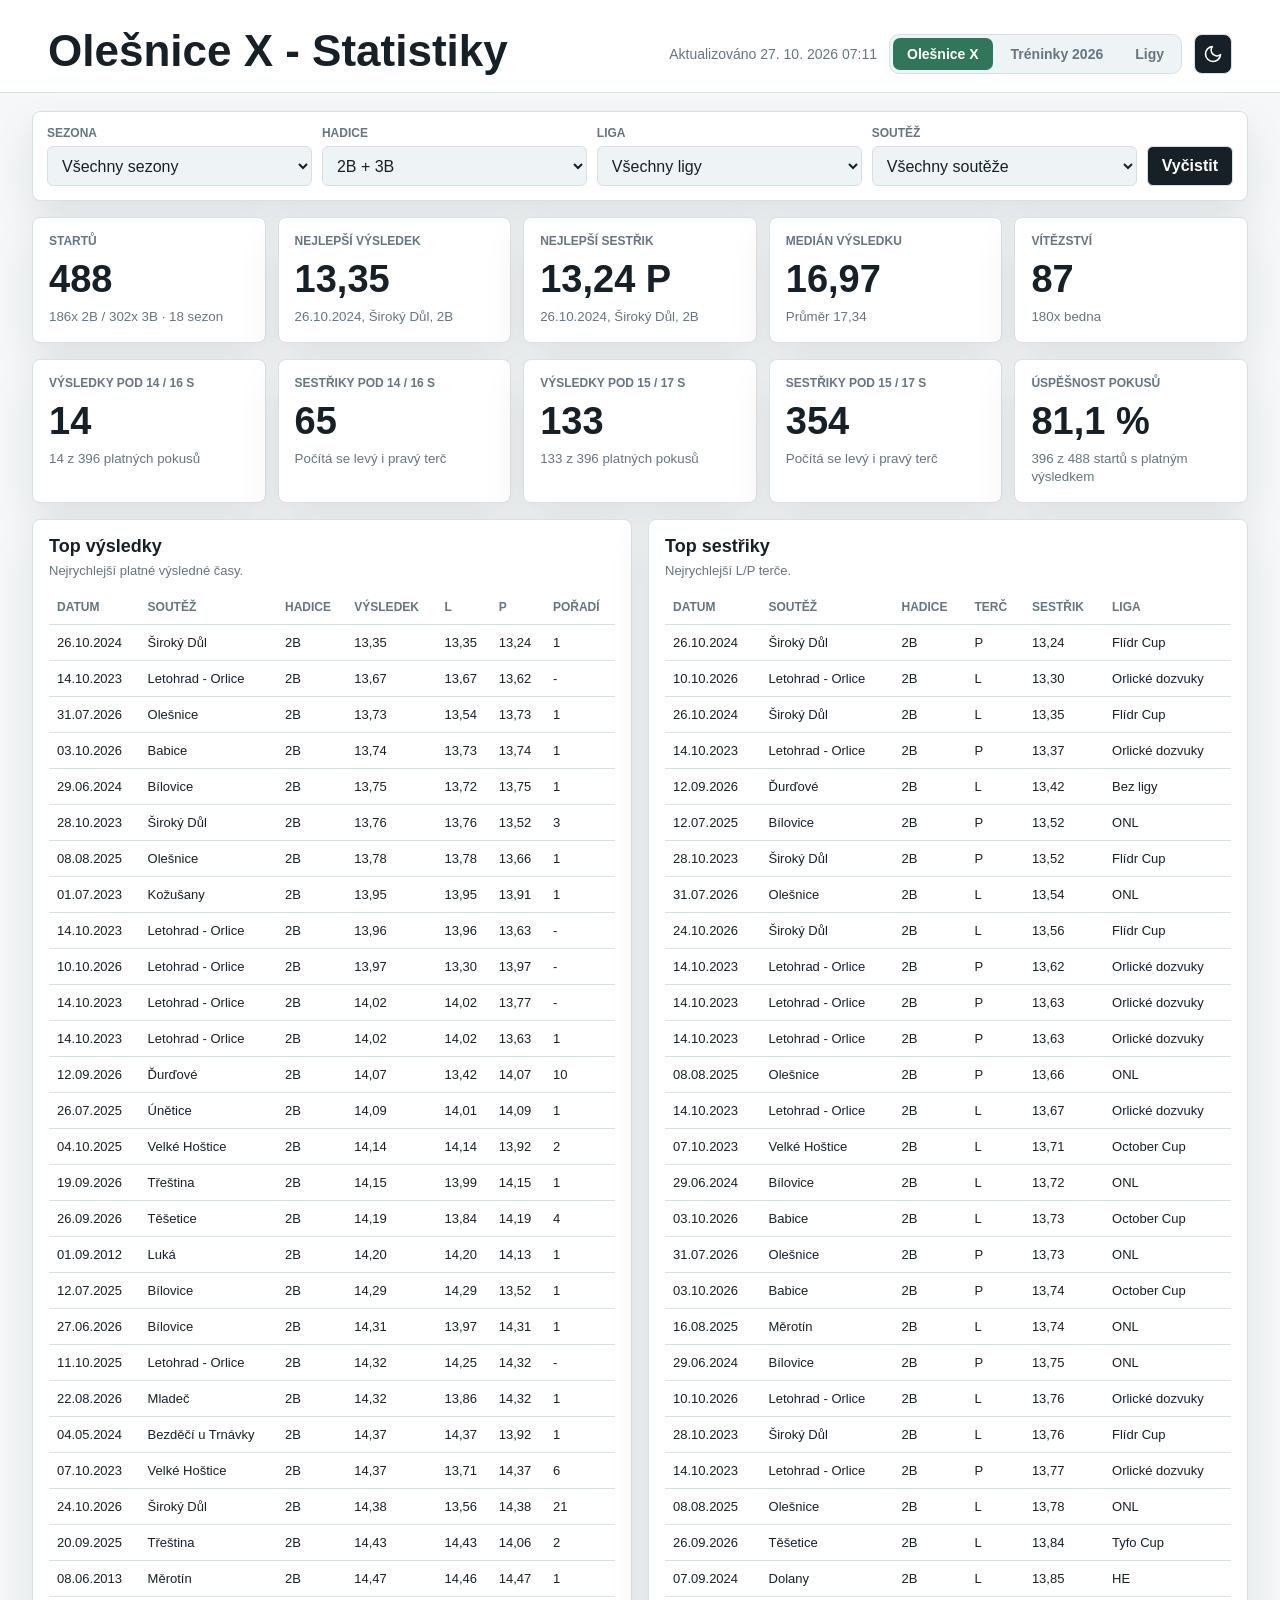
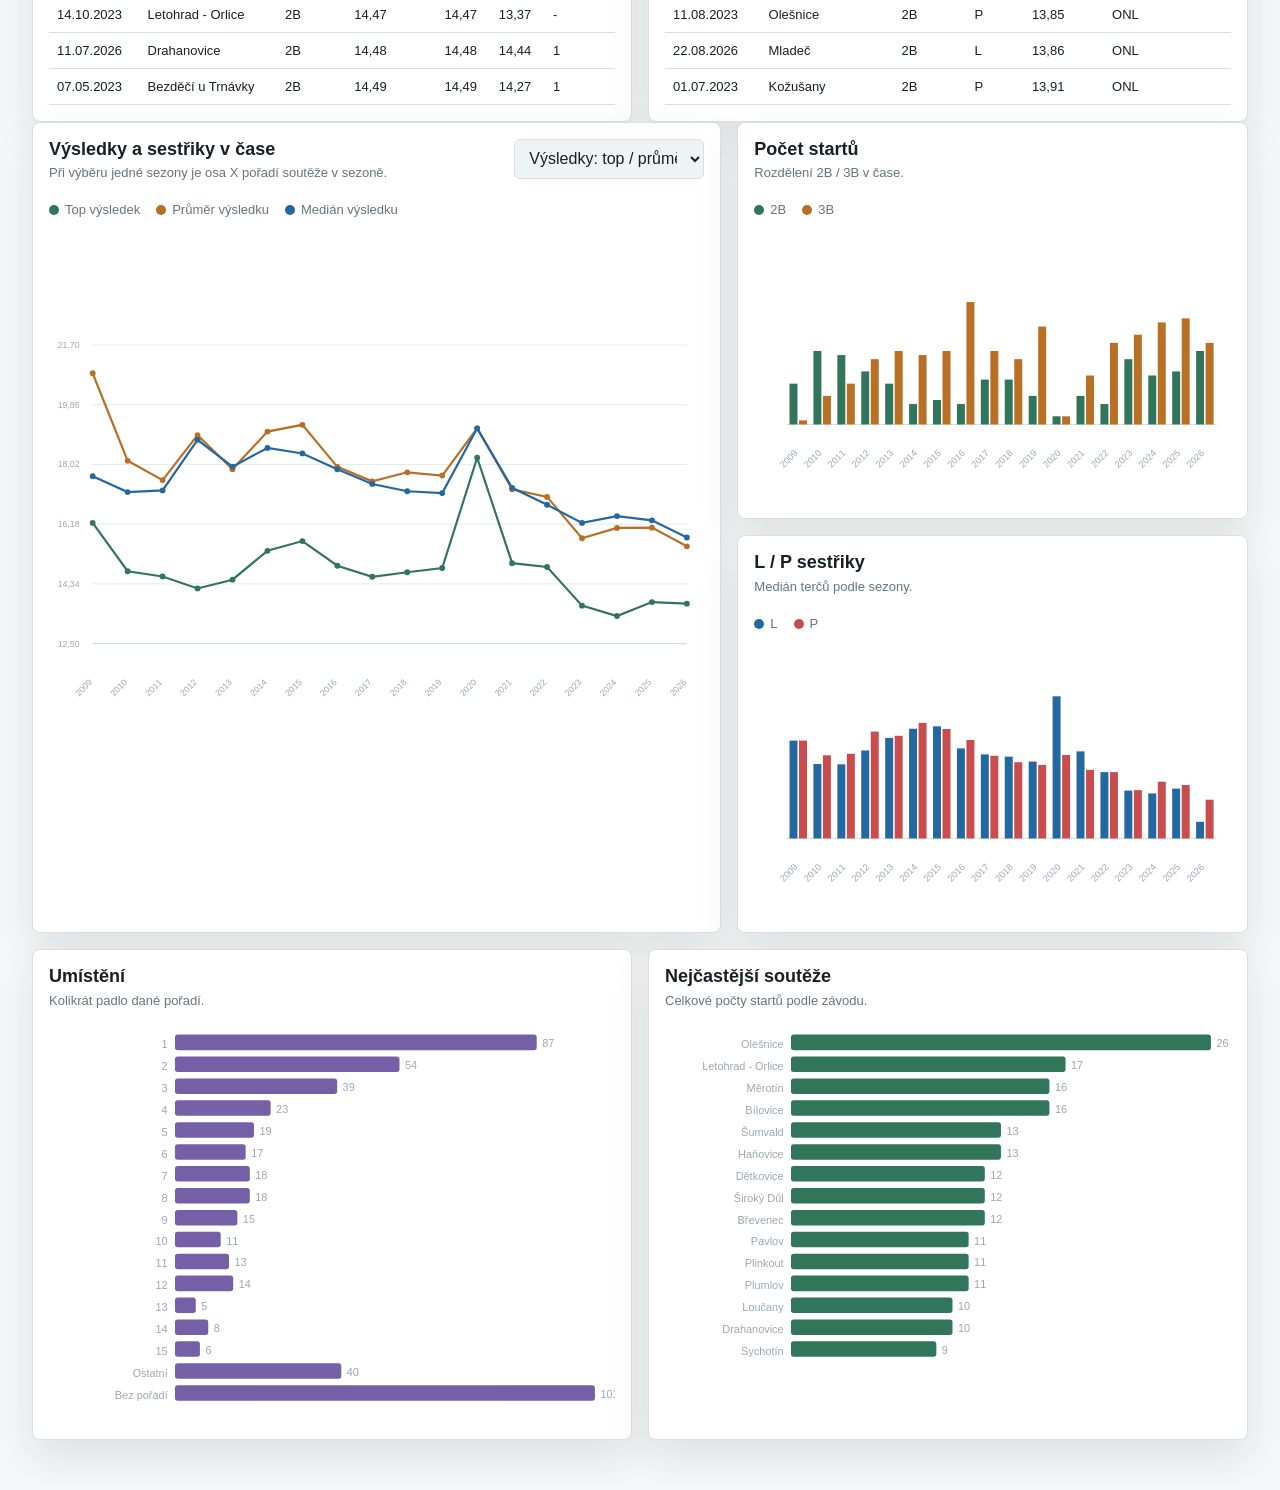
<file: index.html>
<!doctype html>
<html lang="cs">
<head>
  <meta charset="utf-8">
  <meta name="viewport" content="width=device-width, initial-scale=1">
  <title>Olešnice X - Statistiky</title>
  <link rel="stylesheet" href="styles.css?v=20261027071059">
</head>
<body data-theme="light">
  <header class="topbar">
    <div>
      <h1>Olešnice X - Statistiky</h1>
    </div>
    <div class="topbar__meta">
      <span id="lastUpdated">Lokální prototyp</span>
      <nav class="nav" aria-label="Stránky"><a class="nav__item is-active" aria-current="page" href="./">Olešnice X</a><a class="nav__item" href="treninky/?v=20261027071059">Tréninky 2026</a><a class="nav__item" href="firesport/?v=20261027071059">Ligy</a></nav>
      <button id="themeToggle" class="themeToggle" type="button" title="Přepnout světlý / tmavý režim" aria-label="Přepnout světlý / tmavý režim"><svg class="icon icon--sun" viewBox="0 0 24 24" aria-hidden="true"><circle cx="12" cy="12" r="4"/><path d="M12 2v2M12 20v2M4.9 4.9l1.4 1.4M17.7 17.7l1.4 1.4M2 12h2M20 12h2M4.9 19.1l1.4-1.4M17.7 6.3l1.4-1.4"/></svg><svg class="icon icon--moon" viewBox="0 0 24 24" aria-hidden="true"><path d="M21 12.8A9 9 0 1 1 11.2 3a7 7 0 0 0 9.8 9.8z"/></svg><span id="themeToggleText" class="sr-only">Světlý režim</span></button>
    </div>
  </header>

  <main>
    <section class="filters" aria-label="Filtry">
      <label>
        <span>Sezona</span>
        <select id="seasonFilter"></select>
      </label>
      <label>
        <span>Hadice</span>
        <select id="hoseFilter">
          <option value="all">2B + 3B</option>
          <option value="2B">2B</option>
          <option value="3B">3B</option>
        </select>
      </label>
      <label>
        <span>Liga</span>
        <select id="leagueFilter"></select>
      </label>
      <label>
        <span>Soutěž</span>
        <select id="eventFilter"></select>
      </label>
      <button id="resetFilters" type="button">Vyčistit</button>
    </section>

    <section class="kpis" aria-label="Souhrn">
      <article class="kpi">
        <span>Startů</span>
        <strong id="kpiStarts">-</strong>
        <small id="kpiBreakdown">-</small>
      </article>
      <article class="kpi">
        <span>Nejlepší výsledek</span>
        <strong id="kpiBestResult">-</strong>
        <small id="kpiBestResultDetail">-</small>
      </article>
      <article class="kpi">
        <span>Nejlepší sestřik</span>
        <strong id="kpiBestHit">-</strong>
        <small id="kpiBestHitDetail">-</small>
      </article>
      <article class="kpi">
        <span>Medián výsledku</span>
        <strong id="kpiMedianResult">-</strong>
        <small id="kpiAvgResult">-</small>
      </article>
      <article class="kpi">
        <span>Vítězství</span>
        <strong id="kpiWins">-</strong>
        <small id="kpiPodiums">-</small>
      </article>
    </section>

    <section class="kpis" aria-label="Limity a úspěšnost">
      <article class="kpi">
        <span id="kpiResLowLabel">Výsledky pod 16 s</span>
        <strong id="kpiResLow">-</strong>
        <small id="kpiResLowDetail">-</small>
      </article>
      <article class="kpi">
        <span id="kpiHitLowLabel">Sestřiky pod 16 s</span>
        <strong id="kpiHitLow">-</strong>
        <small id="kpiHitLowDetail">-</small>
      </article>
      <article class="kpi">
        <span id="kpiResHighLabel">Výsledky pod 17 s</span>
        <strong id="kpiResHigh">-</strong>
        <small id="kpiResHighDetail">-</small>
      </article>
      <article class="kpi">
        <span id="kpiHitHighLabel">Sestřiky pod 17 s</span>
        <strong id="kpiHitHigh">-</strong>
        <small id="kpiHitHighDetail">-</small>
      </article>
      <article class="kpi">
        <span>Úspěšnost pokusů</span>
        <strong id="kpiSuccess">-</strong>
        <small id="kpiSuccessDetail">-</small>
      </article>
    </section>

    <section class="tables">
      <article class="panel">
        <div class="panel__head">
          <div>
            <h2>Top výsledky</h2>
            <p>Nejrychlejší platné výsledné časy.</p>
          </div>
        </div>
        <div class="tableWrap">
          <table id="topResultsTable"></table>
        </div>
      </article>

      <article class="panel">
        <div class="panel__head">
          <div>
            <h2>Top sestřiky</h2>
            <p>Nejrychlejší L/P terče.</p>
          </div>
        </div>
        <div class="tableWrap">
          <table id="topHitsTable"></table>
        </div>
      </article>
    </section>

    <section class="grid grid--main">
      <article class="panel panel--wide">
        <div class="panel__head">
          <div>
            <h2>Výsledky a sestřiky v čase</h2>
            <p>Při výběru jedné sezony je osa X pořadí soutěže v sezoně.</p>
          </div>
          <select id="trendMetric">
            <option value="results">Výsledky: top / průměr / medián</option>
            <option value="hits">Sestřiky: top / průměr / medián</option>
          </select>
        </div>
        <div id="seasonTrend" class="chart chart--line"></div>
      </article>

      <article class="panel">
        <div class="panel__head">
          <div>
            <h2>Počet startů</h2>
            <p>Rozdělení 2B / 3B v čase.</p>
          </div>
        </div>
        <div id="startsChart" class="chart"></div>
      </article>

      <article class="panel">
        <div class="panel__head">
          <div>
            <h2>L / P sestřiky</h2>
            <p>Medián terčů podle sezony.</p>
          </div>
        </div>
        <div id="targetsChart" class="chart"></div>
      </article>
    </section>

    <section class="grid">
      <article class="panel">
        <div class="panel__head">
          <div>
            <h2>Umístění</h2>
            <p>Kolikrát padlo dané pořadí.</p>
          </div>
        </div>
        <div id="placesChart" class="chart"></div>
      </article>

      <article class="panel">
        <div class="panel__head">
          <div>
            <h2>Nejčastější soutěže</h2>
            <p>Celkové počty startů podle závodu.</p>
          </div>
        </div>
        <div id="eventsChart" class="chart"></div>
      </article>
    </section>

  </main>

  <script src="data.js?v=20261027071059"></script>
  <script src="app.js?v=20261027071059"></script>
</body>
</html>
</file>
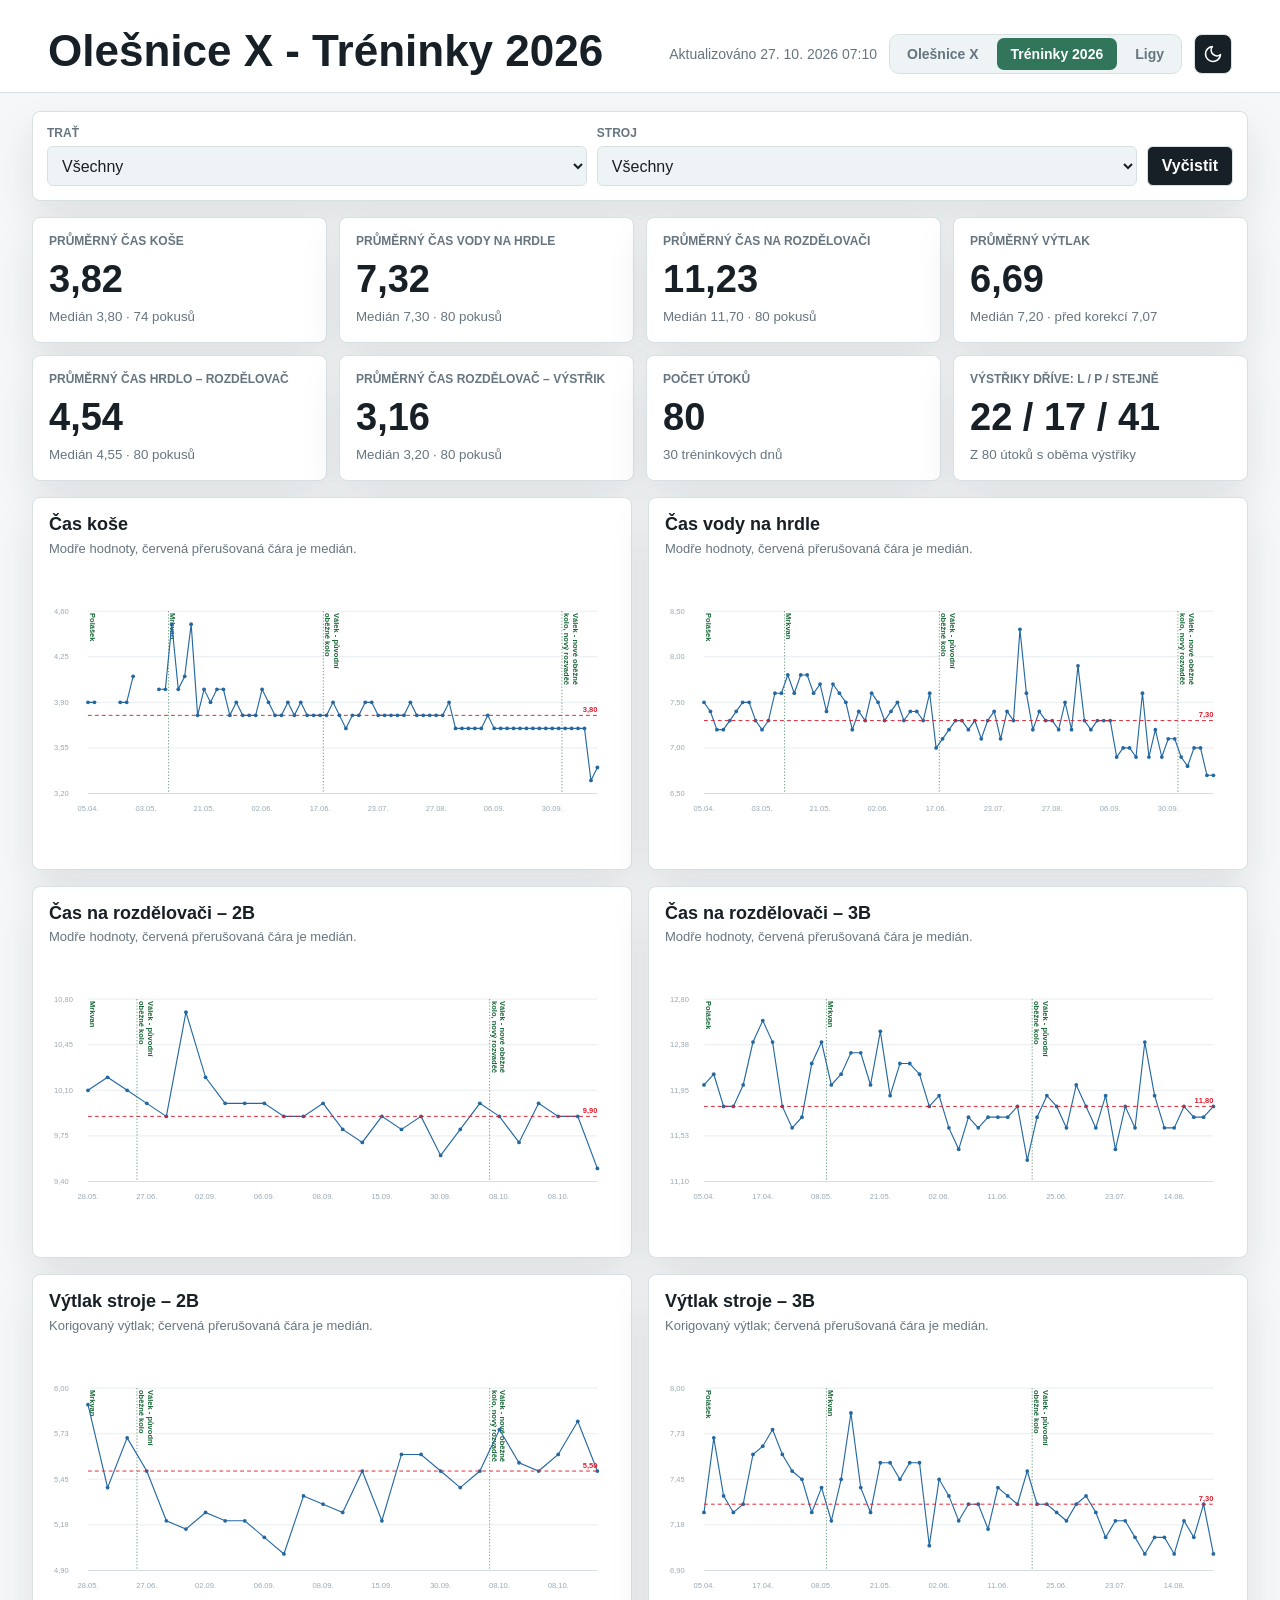
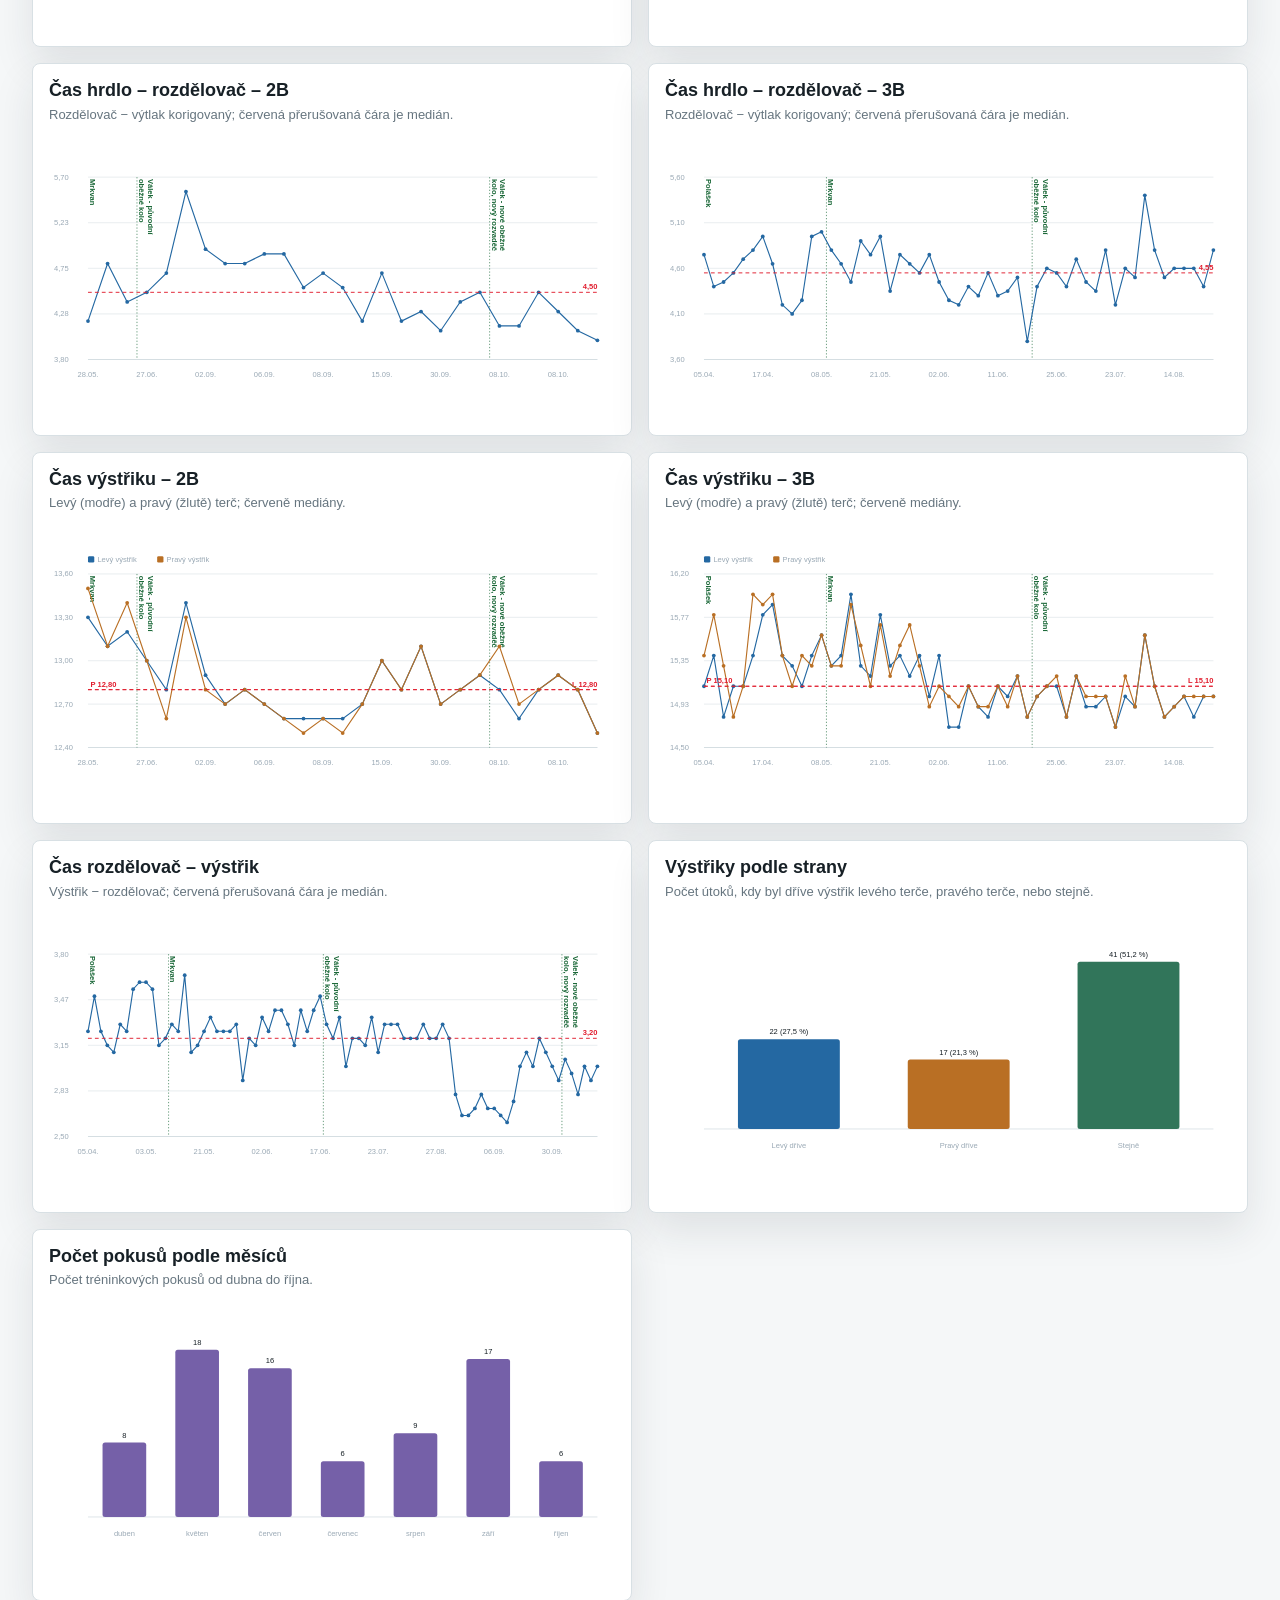
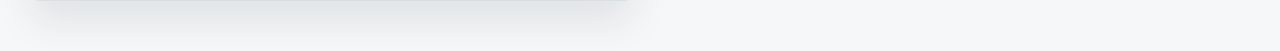
<file: treninky/index.html>
<!doctype html>
<html lang="cs">
<head>
  <meta charset="utf-8">
  <meta name="viewport" content="width=device-width,initial-scale=1">
  <meta http-equiv="Cache-Control" content="no-cache, no-store, must-revalidate">
  <meta http-equiv="Pragma" content="no-cache">
  <meta http-equiv="Expires" content="0">
  <meta name="build-version" content="20261027071059">
  <title>Olešnice X - Tréninky 2026</title>
  <style>
* {
  box-sizing: border-box;
}

:root {
  color-scheme: dark;
  --bg: #0d1116;
  --panel: #161c23;
  --panel-strong: #1c242d;
  --topbar: #10161d;
  --ink: #eef3f6;
  --muted: #9aa9b5;
  --line: #2b3540;
  --axis: #3a4652;
  --blue: #62a8ff;
  --red: #ff6f7b;
  --green: #58d38c;
  --amber: #f5b84b;
  --violet: #b99cff;
  --button-bg: #e8f0f4;
  --button-ink: #10161d;
  --tooltip-bg: #111820;
  --shadow: 0 18px 46px rgba(0, 0, 0, .36);
}

body[data-theme="light"] {
  color-scheme: light;
  --bg: #f5f7f8;
  --panel: #ffffff;
  --panel-strong: #eef3f6;
  --topbar: #ffffff;
  --ink: #172026;
  --muted: #66757f;
  --line: #d8e0e4;
  --axis: #cbd5da;
  --blue: #2468a2;
  --red: #c94d4d;
  --green: #31755a;
  --amber: #b96f24;
  --violet: #7560a8;
  --button-bg: #172026;
  --button-ink: #ffffff;
  --tooltip-bg: #ffffff;
  --shadow: 0 18px 40px rgba(31, 44, 52, .10);
}

body {
  margin: 0;
  min-width: 320px;
  font-family: Arial, Helvetica, sans-serif;
  color: var(--ink);
  background: var(--bg);
}

.topbar {
  display: flex;
  align-items: flex-end;
  justify-content: space-between;
  gap: 24px;
  padding: 28px clamp(18px, 4vw, 48px) 18px;
  background: var(--topbar);
  border-bottom: 1px solid var(--line);
}

.eyebrow {
  margin: 0 0 6px;
  color: var(--green);
  font-size: 13px;
  font-weight: 700;
  text-transform: uppercase;
}

h1, h2, p {
  margin: 0;
}

h1 {
  font-size: clamp(26px, 4vw, 44px);
  line-height: 1.05;
}

h2 {
  font-size: 18px;
  line-height: 1.2;
}

.topbar__meta {
  display: flex;
  align-items: center;
  gap: 12px;
  color: var(--muted);
  font-size: 14px;
  white-space: nowrap;
}

.themeToggle {
  display: inline-grid;
  place-items: center;
  width: 38px;
  min-height: 38px;
  padding: 0;
  border-radius: 8px;
}

.icon {
  width: 20px;
  height: 20px;
  fill: none;
  stroke: currentColor;
  stroke-width: 2;
  stroke-linecap: round;
  stroke-linejoin: round;
}

/* ve tmavém režimu slunce (přepne na světlý), ve světlém měsíc */
.icon--moon, body[data-theme="light"] .icon--sun {
  display: none;
}

body[data-theme="light"] .icon--moon {
  display: block;
}

.sr-only {
  position: absolute;
  width: 1px;
  height: 1px;
  overflow: hidden;
  clip: rect(0 0 0 0);
  white-space: nowrap;
}

.nav {
  display: inline-flex;
  gap: 4px;
  padding: 3px;
  border: 1px solid var(--line);
  border-radius: 10px;
  background: var(--panel-strong);
}

.nav__item {
  display: inline-flex;
  align-items: center;
  justify-content: center;
  min-height: 32px;
  padding: 0 14px;
  border-radius: 7px;
  color: var(--muted);
  font-size: 14px;
  font-weight: 700;
  text-decoration: none;
}

.nav__item:hover {
  color: var(--ink);
}

.nav__item.is-active {
  background: var(--green);
  color: #10161d;
}

body[data-theme="light"] .nav__item.is-active {
  color: #fff;
}

main {
  width: min(1480px, 100%);
  margin: 0 auto;
  padding: 18px clamp(14px, 3vw, 32px) 34px;
}

.filters {
  display: grid;
  grid-template-columns: repeat(4, minmax(160px, 1fr)) auto;
  gap: 10px;
  align-items: end;
  padding: 14px;
  margin-bottom: 16px;
  background: var(--panel);
  border: 1px solid var(--line);
  border-radius: 8px;
  box-shadow: var(--shadow);
}

label span {
  display: block;
  margin-bottom: 6px;
  color: var(--muted);
  font-size: 12px;
  font-weight: 700;
  text-transform: uppercase;
}

select, button {
  width: 100%;
  min-height: 40px;
  border: 1px solid var(--line);
  border-radius: 6px;
  background: var(--panel-strong);
  color: var(--ink);
  font: inherit;
}

select {
  padding: 0 10px;
}

button {
  padding: 0 14px;
  cursor: pointer;
  font-weight: 700;
  background: var(--button-bg);
  color: var(--button-ink);
}

.kpis {
  display: grid;
  grid-template-columns: repeat(5, minmax(0, 1fr));
  gap: 12px;
  margin-bottom: 16px;
}

.kpi, .panel {
  background: var(--panel);
  border: 1px solid var(--line);
  border-radius: 8px;
  box-shadow: var(--shadow);
}

.kpi {
  min-height: 126px;
  padding: 16px;
}

.kpi span {
  display: block;
  color: var(--muted);
  font-size: 12px;
  font-weight: 700;
  text-transform: uppercase;
}

.kpi strong {
  display: block;
  margin-top: 12px;
  font-size: clamp(26px, 4vw, 38px);
  line-height: 1;
}

.kpi small {
  display: block;
  margin-top: 10px;
  color: var(--muted);
  line-height: 1.35;
}

.grid {
  display: grid;
  grid-template-columns: repeat(2, minmax(0, 1fr));
  gap: 16px;
  margin-bottom: 16px;
}

.grid--main {
  grid-template-columns: 1.35fr 1fr;
}

.panel--wide {
  grid-row: span 2;
}

.panel {
  min-width: 0;
  padding: 16px;
}

.panel__head {
  display: flex;
  align-items: start;
  justify-content: space-between;
  gap: 16px;
  margin-bottom: 12px;
}

.panel__head p {
  margin-top: 5px;
  color: var(--muted);
  font-size: 13px;
}

.panel__head select {
  width: 190px;
}

.chart {
  width: 100%;
  min-height: 285px;
  overflow: hidden;
}

.chart--line {
  min-height: 594px;
}

svg {
  display: block;
  width: 100%;
  height: 100%;
  min-height: inherit;
}

.axis, .gridline {
  stroke: var(--axis);
  stroke-width: 1;
}

.gridline {
  opacity: .65;
}

.axisText {
  fill: #9aa9b5;
  font-size: 12px;
}

.legend {
  display: flex;
  flex-wrap: wrap;
  gap: 10px 16px;
  margin-top: 10px;
  color: var(--muted);
  font-size: 13px;
}

.legend i {
  display: inline-block;
  width: 10px;
  height: 10px;
  margin-right: 6px;
  border-radius: 50%;
  vertical-align: -1px;
}

.tables {
  display: grid;
  grid-template-columns: repeat(2, minmax(0, 1fr));
  gap: 16px;
}

.tableWrap {
  overflow-x: auto;
}

table {
  width: 100%;
  border-collapse: collapse;
  font-size: 13px;
}

th, td {
  padding: 10px 8px;
  border-bottom: 1px solid var(--line);
  text-align: left;
  white-space: nowrap;
}

tbody tr:nth-child(even) {
  background: rgba(255, 255, 255, .025);
}

th {
  color: var(--muted);
  font-size: 12px;
  text-transform: uppercase;
}

.empty {
  display: grid;
  min-height: 220px;
  place-items: center;
  color: var(--muted);
  border: 1px dashed var(--line);
  border-radius: 8px;
}

.tooltip {
  position: fixed;
  z-index: 20;
  pointer-events: none;
  max-width: 260px;
  padding: 9px 10px;
  border: 1px solid var(--line);
  border-radius: 6px;
  background: var(--tooltip-bg);
  color: var(--ink);
  box-shadow: var(--shadow);
  font-size: 13px;
  line-height: 1.35;
}

@media (max-width: 1060px) {
  .filters, .kpis, .grid, .grid--main, .tables {
    grid-template-columns: 1fr 1fr;
  }

  .panel--wide {
    grid-row: auto;
    grid-column: 1 / -1;
  }

  .chart--line {
    min-height: 360px;
  }
}

@media (max-width: 720px) {
  .topbar {
    display: block;
  }

  .topbar__meta {
    display: flex;
    flex-wrap: wrap;
    gap: 8px;
    margin-top: 12px;
  }

  .topbar__meta #lastUpdated {
    flex: 1;
    order: 1;
  }

  .topbar__meta .themeToggle {
    order: 2;
  }

  .topbar__meta .nav {
    order: 3;
    flex: 1 1 100%;
  }

  .nav__item {
    flex: 1;
    padding: 0 6px;
    font-size: 13px;
  }

  .topbar h1 {
    font-size: 24px;
  }

  .panel, .kpi {
    min-width: 0;
  }

  main {
    padding-left: 12px;
    padding-right: 12px;
  }

  .filters, .grid, .grid--main, .tables {
    grid-template-columns: 1fr;
  }

  .kpis {
    grid-template-columns: 1fr 1fr;
    gap: 8px;
  }

  .kpi {
    min-height: 0;
    padding: 12px;
  }

  .kpi:last-child:nth-child(odd) {
    grid-column: 1 / -1;
  }

  .kpi strong {
    font-size: 24px;
  }

  .kpi span {
    font-size: 11px;
  }

  .kpi small {
    font-size: 11px;
    overflow-wrap: anywhere;
  }

  .panel__head {
    display: block;
  }

  .panel__head select {
    width: 100%;
    margin-top: 10px;
  }

  .chart, .chart--line {
    min-height: 0;
  }

  .chart {
    overflow-x: auto;
  }

  /* tabulky se na telefonu vejdou na šířku: menší písmo, užší buňky, text se zalamuje */
  table {
    font-size: 11px;
  }

  th, td {
    padding: 6px 3px;
  }

  /* zalamují se jen textové sloupce (tým / soutěž), čísla zůstávají v jednom řádku */
  td:nth-child(2), td:nth-child(3) {
    white-space: normal;
    overflow-wrap: anywhere;
  }

  th {
    font-size: 10px;
  }

  td:first-child {
    white-space: nowrap;
  }

  .panel {
    padding-left: 10px;
    padding-right: 10px;
  }

  /* jednotná velikost popisků grafů na telefonu (viewBox 420 / 520 se zmenšuje různě) */
  .chart svg[viewBox^="0 0 420"] text {
    font-size: 10px;
  }

  .chart svg[viewBox^="0 0 520"] text {
    font-size: 12px;
  }

}

.filters{grid-template-columns:repeat(2,minmax(140px,1fr)) auto}
.tables{margin-bottom:16px}
.kpis{grid-template-columns:repeat(4,minmax(0,1fr))}
.barLabel{fill:var(--muted);font-size:12px}
.valueLabel{fill:var(--ink);font-size:12px}
.leagueButtons{display:flex;gap:8px}
.leagueButtons button{min-width:74px}
.leagueButtons button.active{background:var(--green);color:#07140d;border-color:var(--green)}
@media(max-width:1060px){.filters,.kpis{grid-template-columns:1fr 1fr}}
@media(max-width:720px){.chart{min-height:0}.filters{grid-template-columns:1fr}.kpis{grid-template-columns:1fr 1fr}.leagueButtons{width:100%}}
.machineMark{stroke:#166534}
.chart .machineText{fill:#166534}
body[data-theme="dark"] .machineMark{stroke:#4ade80}
body[data-theme="dark"] .chart .machineText{fill:#4ade80}
  </style>
</head>
<body data-theme="light">
  <header class="topbar">
    <div><h1>Olešnice X - Tréninky 2026</h1></div>
    <div class="topbar__meta">
      <span id="lastUpdated">Aktualizováno 27. 10. 2026 07:10</span>
      <nav class="nav" aria-label="Stránky"><a class="nav__item" href="../">Olešnice X</a><a class="nav__item is-active" aria-current="page" href="./">Tréninky 2026</a><a class="nav__item" href="../firesport/">Ligy</a></nav>
      <button id="themeToggle" class="themeToggle" type="button" title="Přepnout světlý / tmavý režim" aria-label="Přepnout světlý / tmavý režim"><svg class="icon icon--sun" viewBox="0 0 24 24" aria-hidden="true"><circle cx="12" cy="12" r="4"/><path d="M12 2v2M12 20v2M4.9 4.9l1.4 1.4M17.7 17.7l1.4 1.4M2 12h2M20 12h2M4.9 19.1l1.4-1.4M17.7 6.3l1.4-1.4"/></svg><svg class="icon icon--moon" viewBox="0 0 24 24" aria-hidden="true"><path d="M21 12.8A9 9 0 1 1 11.2 3a7 7 0 0 0 9.8 9.8z"/></svg><span id="themeToggleText" class="sr-only">Světlý režim</span></button>
    </div>
  </header>
  <main>
    <section class="filters" aria-label="Filtry">
      <label><span>Trať</span><select id="trackFilter"></select></label>
      <label><span>Stroj</span><select id="machineFilter"></select></label>
      <button id="resetFilters" type="button">Vyčistit</button>
    </section>
        <section class="kpis" aria-label="Souhrn">
      <article class="kpi"><span>Průměrný čas koše</span><strong id="kpiBasket">-</strong><small id="kpiBasketDetail">-</small></article>
      <article class="kpi"><span>Průměrný čas vody na hrdle</span><strong id="kpiThroat">-</strong><small id="kpiThroatDetail">-</small></article>
      <article class="kpi"><span>Průměrný čas na rozdělovači</span><strong id="kpiSplitter">-</strong><small id="kpiSplitterDetail">-</small></article>
      <article class="kpi"><span>Průměrný výtlak</span><strong id="kpiLift">-</strong><small id="kpiLiftDetail">-</small></article>
      <article class="kpi"><span>Průměrný čas hrdlo – rozdělovač</span><strong id="kpiD1">-</strong><small id="kpiD1Detail">-</small></article>
      <article class="kpi"><span>Průměrný čas rozdělovač – výstřik</span><strong id="kpiD2">-</strong><small id="kpiD2Detail">-</small></article>
      <article class="kpi"><span>Počet útoků</span><strong id="kpiAttempts">-</strong><small id="kpiAttemptsDetail">-</small></article>
      <article class="kpi"><span>Výstřiky dříve: L / P / stejně</span><strong id="kpiFirst">-</strong><small id="kpiFirstDetail">-</small></article>
    </section>
    <section class="grid">
      <article class="panel"><div class="panel__head"><div><h2>Čas koše</h2><p>Modře hodnoty, červená přerušovaná čára je medián.</p></div></div><div id="basketChart" class="chart"></div></article>
      <article class="panel"><div class="panel__head"><div><h2>Čas vody na hrdle</h2><p>Modře hodnoty, červená přerušovaná čára je medián.</p></div></div><div id="throatChart" class="chart"></div></article>
      <article class="panel"><div class="panel__head"><div><h2>Čas na rozdělovači – 2B</h2><p>Modře hodnoty, červená přerušovaná čára je medián.</p></div></div><div id="splitter2Chart" class="chart"></div></article>
      <article class="panel"><div class="panel__head"><div><h2>Čas na rozdělovači – 3B</h2><p>Modře hodnoty, červená přerušovaná čára je medián.</p></div></div><div id="splitter3Chart" class="chart"></div></article>
      <article class="panel"><div class="panel__head"><div><h2>Výtlak stroje – 2B</h2><p>Korigovaný výtlak; červená přerušovaná čára je medián.</p></div></div><div id="lift2Chart" class="chart"></div></article>
      <article class="panel"><div class="panel__head"><div><h2>Výtlak stroje – 3B</h2><p>Korigovaný výtlak; červená přerušovaná čára je medián.</p></div></div><div id="lift3Chart" class="chart"></div></article>
      <article class="panel"><div class="panel__head"><div><h2>Čas hrdlo – rozdělovač – 2B</h2><p>Rozdělovač − výtlak korigovaný; červená přerušovaná čára je medián.</p></div></div><div id="d12Chart" class="chart"></div></article>
      <article class="panel"><div class="panel__head"><div><h2>Čas hrdlo – rozdělovač – 3B</h2><p>Rozdělovač − výtlak korigovaný; červená přerušovaná čára je medián.</p></div></div><div id="d13Chart" class="chart"></div></article>
      <article class="panel"><div class="panel__head"><div><h2>Čas výstřiku – 2B</h2><p>Levý (modře) a pravý (žlutě) terč; červeně mediány.</p></div></div><div id="shot2Chart" class="chart"></div></article>
      <article class="panel"><div class="panel__head"><div><h2>Čas výstřiku – 3B</h2><p>Levý (modře) a pravý (žlutě) terč; červeně mediány.</p></div></div><div id="shot3Chart" class="chart"></div></article>
      <article class="panel"><div class="panel__head"><div><h2>Čas rozdělovač – výstřik</h2><p>Výstřik − rozdělovač; červená přerušovaná čára je medián.</p></div></div><div id="d2Chart" class="chart"></div></article>
      <article class="panel"><div class="panel__head"><div><h2>Výstřiky podle strany</h2><p>Počet útoků, kdy byl dříve výstřik levého terče, pravého terče, nebo stejně.</p></div></div><div id="firstChart" class="chart"></div></article>
      <article class="panel"><div class="panel__head"><div><h2>Počet pokusů podle měsíců</h2><p>Počet tréninkových pokusů od dubna do října.</p></div></div><div id="monthChart" class="chart"></div></article>
    </section>
  </main>
  <script>const DATA={"rows":[{"k":3.9,"v":7.5,"c":0.5,"r":12.0,"l":15.1,"p":15.4,"y":2026,"d":"2026-04-05","t":"3B","s":"Polášek","n":"","tf":"3B","a":15.25,"lp":0.9805,"x":7.75,"xk":7.25,"d1":4.75,"d2":3.25},{"k":3.9,"v":7.4,"c":0.5,"r":12.1,"l":15.4,"p":15.8,"y":2026,"d":"2026-04-05","t":"3B","s":"Polášek","n":"","tf":"3B","a":15.6,"lp":0.9747,"x":8.2,"xk":7.7,"d1":4.4,"d2":3.5},{"k":null,"v":7.2,"c":0.5,"r":11.8,"l":14.8,"p":15.3,"y":2026,"d":"2026-04-10","t":"3B","s":"Polášek","n":"","tf":"3B","a":15.05,"lp":0.9673,"x":7.85,"xk":7.35,"d1":4.45,"d2":3.25},{"k":null,"v":7.2,"c":0.5,"r":11.8,"l":15.1,"p":14.8,"y":2026,"d":"2026-04-10","t":"3B","s":"Polášek","n":"","tf":"3B","a":14.95,"lp":1.0203,"x":7.75,"xk":7.25,"d1":4.55,"d2":3.15},{"k":null,"v":7.3,"c":0.5,"r":12.0,"l":15.1,"p":15.1,"y":2026,"d":"2026-04-10","t":"3B","s":"Polášek","n":"","tf":"3B","a":15.1,"lp":1.0,"x":7.8,"xk":7.3,"d1":4.7,"d2":3.1},{"k":3.9,"v":7.4,"c":0.7,"r":12.4,"l":15.4,"p":16.0,"y":2026,"d":"2026-04-17","t":"3B","s":"Polášek","n":"","tf":"3B","a":15.7,"lp":0.9625,"x":8.3,"xk":7.6,"d1":4.8,"d2":3.3},{"k":3.9,"v":7.5,"c":0.7,"r":12.6,"l":15.8,"p":15.9,"y":2026,"d":"2026-04-17","t":"3B","s":"Polášek","n":"","tf":"3B","a":15.85,"lp":0.9937,"x":8.35,"xk":7.65,"d1":4.95,"d2":3.25},{"k":4.1,"v":7.5,"c":0.7,"r":12.4,"l":15.9,"p":16.0,"y":2026,"d":"2026-04-17","t":"3B","s":"Polášek","n":"","tf":"3B","a":15.95,"lp":0.9938,"x":8.45,"xk":7.75,"d1":4.65,"d2":3.55},{"k":null,"v":7.3,"c":0.5,"r":11.8,"l":15.4,"p":15.4,"y":2026,"d":"2026-05-03","t":"3B","s":"Polášek","n":"","tf":"3B","a":15.4,"lp":1.0,"x":8.1,"xk":7.6,"d1":4.2,"d2":3.6},{"k":null,"v":7.2,"c":0.5,"r":11.6,"l":15.3,"p":15.1,"y":2026,"d":"2026-05-03","t":"3B","s":"Polášek","n":"","tf":"3B","a":15.2,"lp":1.0132,"x":8.0,"xk":7.5,"d1":4.1,"d2":3.6},{"k":null,"v":7.3,"c":0.5,"r":11.7,"l":15.1,"p":15.4,"y":2026,"d":"2026-05-03","t":"3B","s":"Polášek","n":"","tf":"3B","a":15.25,"lp":0.9805,"x":7.95,"xk":7.45,"d1":4.25,"d2":3.55},{"k":4.0,"v":7.6,"c":0.5,"r":12.2,"l":15.4,"p":15.3,"y":2026,"d":"2026-05-08","t":"3B","s":"Polášek","n":"","tf":"3B","a":15.35,"lp":1.0065,"x":7.75,"xk":7.25,"d1":4.95,"d2":3.15},{"k":4.0,"v":7.6,"c":0.6,"r":12.4,"l":15.6,"p":15.6,"y":2026,"d":"2026-05-08","t":"3B","s":"Polášek","n":"Poslední útok stará","tf":"3B","a":15.6,"lp":1.0,"x":8.0,"xk":7.4,"d1":5.0,"d2":3.2},{"k":4.5,"v":7.8,"c":0.3,"r":12.0,"l":15.3,"p":15.3,"y":2026,"d":"2026-05-10","t":"3B","s":"Mrkvan","n":"","tf":"3B","a":15.3,"lp":1.0,"x":7.5,"xk":7.2,"d1":4.8,"d2":3.3},{"k":4.0,"v":7.6,"c":0.3,"r":12.1,"l":15.4,"p":15.3,"y":2026,"d":"2026-05-10","t":"3B","s":"Mrkvan","n":"","tf":"3B","a":15.35,"lp":1.0065,"x":7.75,"xk":7.45,"d1":4.65,"d2":3.25},{"k":4.1,"v":7.8,"c":0.3,"r":12.3,"l":16.0,"p":15.9,"y":2026,"d":"2026-05-10","t":"3B","s":"Mrkvan","n":"","tf":"3B","a":15.95,"lp":1.0063,"x":8.15,"xk":7.85,"d1":4.45,"d2":3.65},{"k":4.5,"v":7.8,"c":0.2,"r":12.3,"l":15.3,"p":15.5,"y":2026,"d":"2026-05-17","t":"3B","s":"Mrkvan","n":"VCB Žernovník","tf":"3B","a":15.4,"lp":0.9871,"x":7.6,"xk":7.4,"d1":4.9,"d2":3.1},{"k":3.8,"v":7.6,"c":0.3,"r":12.0,"l":15.2,"p":15.1,"y":2026,"d":"2026-05-21","t":"3B","s":"Mrkvan","n":"","tf":"3B","a":15.15,"lp":1.0066,"x":7.55,"xk":7.25,"d1":4.75,"d2":3.15},{"k":4.0,"v":7.7,"c":0.5,"r":12.5,"l":15.8,"p":15.7,"y":2026,"d":"2026-05-21","t":"3B","s":"Mrkvan","n":"","tf":"3B","a":15.75,"lp":1.0064,"x":8.05,"xk":7.55,"d1":4.95,"d2":3.25},{"k":3.9,"v":7.4,"c":0.3,"r":11.9,"l":15.3,"p":15.2,"y":2026,"d":"2026-05-21","t":"3B","s":"Mrkvan","n":"","tf":"3B","a":15.25,"lp":1.0066,"x":7.85,"xk":7.55,"d1":4.35,"d2":3.35},{"k":4.0,"v":7.7,"c":0.3,"r":12.2,"l":15.4,"p":15.5,"y":2026,"d":"2026-05-24","t":"3B","s":"Mrkvan","n":"VCB Senetářov","tf":"3B","a":15.45,"lp":0.9935,"x":7.75,"xk":7.45,"d1":4.75,"d2":3.25},{"k":4.0,"v":7.6,"c":0.3,"r":12.2,"l":15.2,"p":15.7,"y":2026,"d":"2026-05-28","t":"3B","s":"Mrkvan","n":"","tf":"3B","a":15.45,"lp":0.9682,"x":7.85,"xk":7.55,"d1":4.65,"d2":3.25},{"k":3.8,"v":7.5,"c":0.3,"r":12.1,"l":15.4,"p":15.3,"y":2026,"d":"2026-05-28","t":"3B","s":"Mrkvan","n":"","tf":"3B","a":15.35,"lp":1.0065,"x":7.85,"xk":7.55,"d1":4.55,"d2":3.25},{"k":3.9,"v":7.2,"c":0.3,"r":10.1,"l":13.3,"p":13.5,"y":2026,"d":"2026-05-28","t":"2B","s":"Mrkvan","n":"","tf":"2B","a":13.4,"lp":0.9852,"x":6.2,"xk":5.9,"d1":4.2,"d2":3.3},{"k":3.8,"v":7.4,"c":0.3,"r":10.2,"l":13.1,"p":13.1,"y":2026,"d":"2026-05-28","t":"2B","s":"Mrkvan","n":"","tf":"2B","a":13.1,"lp":1.0,"x":5.7,"xk":5.4,"d1":4.8,"d2":2.9},{"k":3.8,"v":7.3,"c":0.3,"r":10.1,"l":13.2,"p":13.4,"y":2026,"d":"2026-05-29","t":"2B","s":"Mrkvan","n":"ONL Odry","tf":"2B","a":13.3,"lp":0.9851,"x":6.0,"xk":5.7,"d1":4.4,"d2":3.2},{"k":3.8,"v":7.6,"c":0.3,"r":11.8,"l":15.0,"p":14.9,"y":2026,"d":"2026-06-02","t":"3B","s":"Mrkvan","n":"","tf":"3B","a":14.95,"lp":1.0067,"x":7.35,"xk":7.05,"d1":4.75,"d2":3.15},{"k":4.0,"v":7.5,"c":0.3,"r":11.9,"l":15.4,"p":15.1,"y":2026,"d":"2026-06-02","t":"3B","s":"Mrkvan","n":"","tf":"3B","a":15.25,"lp":1.0199,"x":7.75,"xk":7.45,"d1":4.45,"d2":3.35},{"k":3.9,"v":7.3,"c":0.2,"r":11.6,"l":14.7,"p":15.0,"y":2026,"d":"2026-06-02","t":"3B","s":"Mrkvan","n":"","tf":"3B","a":14.85,"lp":0.98,"x":7.55,"xk":7.35,"d1":4.25,"d2":3.25},{"k":3.8,"v":7.4,"c":0.2,"r":11.4,"l":14.7,"p":14.9,"y":2026,"d":"2026-06-07","t":"3B","s":"Mrkvan","n":"","tf":"3B","a":14.8,"lp":0.9866,"x":7.4,"xk":7.2,"d1":4.2,"d2":3.4},{"k":3.8,"v":7.5,"c":0.3,"r":11.7,"l":15.1,"p":15.1,"y":2026,"d":"2026-06-07","t":"3B","s":"Mrkvan","n":"","tf":"3B","a":15.1,"lp":1.0,"x":7.6,"xk":7.3,"d1":4.4,"d2":3.4},{"k":3.9,"v":7.3,"c":0.3,"r":11.6,"l":14.9,"p":14.9,"y":2026,"d":"2026-06-07","t":"3B","s":"Mrkvan","n":"","tf":"3B","a":14.9,"lp":1.0,"x":7.6,"xk":7.3,"d1":4.3,"d2":3.3},{"k":3.8,"v":7.4,"c":0.3,"r":11.7,"l":14.8,"p":14.9,"y":2026,"d":"2026-06-11","t":"3B","s":"Mrkvan","n":"","tf":"3B","a":14.85,"lp":0.9933,"x":7.45,"xk":7.15,"d1":4.55,"d2":3.15},{"k":3.9,"v":7.4,"c":0.3,"r":11.7,"l":15.1,"p":15.1,"y":2026,"d":"2026-06-11","t":"3B","s":"Mrkvan","n":"","tf":"3B","a":15.1,"lp":1.0,"x":7.7,"xk":7.4,"d1":4.3,"d2":3.4},{"k":3.8,"v":7.3,"c":0.3,"r":11.7,"l":15.0,"p":14.9,"y":2026,"d":"2026-06-11","t":"3B","s":"Mrkvan","n":"","tf":"3B","a":14.95,"lp":1.0067,"x":7.65,"xk":7.35,"d1":4.35,"d2":3.25},{"k":3.8,"v":7.6,"c":0.3,"r":11.8,"l":15.2,"p":15.2,"y":2026,"d":"2026-06-17","t":"3B","s":"Mrkvan","n":"","tf":"3B","a":15.2,"lp":1.0,"x":7.6,"xk":7.3,"d1":4.5,"d2":3.4},{"k":3.8,"v":7.0,"c":0.3,"r":11.3,"l":14.8,"p":14.8,"y":2026,"d":"2026-06-17","t":"3B","s":"Mrkvan","n":"","tf":"3B","a":14.8,"lp":1.0,"x":7.8,"xk":7.5,"d1":3.8,"d2":3.5},{"k":3.8,"v":7.1,"c":0.6,"r":11.7,"l":15.0,"p":15.0,"y":2026,"d":"2026-06-25","t":"3B","s":"Válek - původní oběžné kolo","n":"","tf":"3B","a":15.0,"lp":1.0,"x":7.9,"xk":7.3,"d1":4.4,"d2":3.3},{"k":3.9,"v":7.2,"c":0.6,"r":11.9,"l":15.1,"p":15.1,"y":2026,"d":"2026-06-25","t":"3B","s":"Válek - původní oběžné kolo","n":"","tf":"3B","a":15.1,"lp":1.0,"x":7.9,"xk":7.3,"d1":4.6,"d2":3.2},{"k":3.8,"v":7.3,"c":0.6,"r":11.8,"l":15.1,"p":15.2,"y":2026,"d":"2026-06-25","t":"3B","s":"Válek - původní oběžné kolo","n":"","tf":"3B","a":15.15,"lp":0.9934,"x":7.85,"xk":7.25,"d1":4.55,"d2":3.35},{"k":3.7,"v":7.3,"c":0.2,"r":10.0,"l":13.0,"p":13.0,"y":2026,"d":"2026-06-27","t":"2B","s":"Válek - původní oběžné kolo","n":"ONL Bílovice","tf":"2B","a":13.0,"lp":1.0,"x":5.7,"xk":5.5,"d1":4.5,"d2":3.0},{"k":3.8,"v":7.2,"c":0.4,"r":11.6,"l":14.8,"p":14.8,"y":2026,"d":"2026-06-28","t":"3B","s":"Válek - původní oběžné kolo","n":"HE Olešnice","tf":"3B","a":14.8,"lp":1.0,"x":7.6,"xk":7.2,"d1":4.4,"d2":3.2},{"k":3.8,"v":7.3,"c":0.6,"r":12.0,"l":15.2,"p":15.2,"y":2026,"d":"2026-07-02","t":"3B","s":"Válek - původní oběžné kolo","n":"","tf":"3B","a":15.2,"lp":1.0,"x":7.9,"xk":7.3,"d1":4.7,"d2":3.2},{"k":3.9,"v":7.1,"c":0.5,"r":11.8,"l":14.9,"p":15.0,"y":2026,"d":"2026-07-02","t":"3B","s":"Válek - původní oběžné kolo","n":"","tf":"3B","a":14.95,"lp":0.9933,"x":7.85,"xk":7.35,"d1":4.45,"d2":3.15},{"k":3.9,"v":7.3,"c":0.4,"r":11.6,"l":14.9,"p":15.0,"y":2026,"d":"2026-07-02","t":"3B","s":"Válek - původní oběžné kolo","n":"","tf":"3B","a":14.95,"lp":0.9933,"x":7.65,"xk":7.25,"d1":4.35,"d2":3.35},{"k":3.8,"v":7.4,"c":0.5,"r":11.9,"l":15.0,"p":15.0,"y":2026,"d":"2026-07-23","t":"3B","s":"Válek - původní oběžné kolo","n":"","tf":"3B","a":15.0,"lp":1.0,"x":7.6,"xk":7.1,"d1":4.8,"d2":3.1},{"k":3.8,"v":7.1,"c":0.4,"r":11.4,"l":14.7,"p":14.7,"y":2026,"d":"2026-07-23","t":"3B","s":"Válek - původní oběžné kolo","n":"","tf":"3B","a":14.7,"lp":1.0,"x":7.6,"xk":7.2,"d1":4.2,"d2":3.3},{"k":3.8,"v":7.4,"c":0.5,"r":11.8,"l":15.0,"p":15.2,"y":2026,"d":"2026-07-23","t":"3B","s":"Válek - původní oběžné kolo","n":"","tf":"3B","a":15.1,"lp":0.9868,"x":7.7,"xk":7.2,"d1":4.6,"d2":3.3},{"k":3.8,"v":7.3,"c":0.5,"r":11.6,"l":14.9,"p":14.9,"y":2026,"d":"2026-08-06","t":"3B","s":"Válek - původní oběžné kolo","n":"Trénink Bílovice","tf":"3B","a":14.9,"lp":1.0,"x":7.6,"xk":7.1,"d1":4.5,"d2":3.3},{"k":3.8,"v":8.3,"c":0.3,"r":12.4,"l":15.6,"p":15.6,"y":2026,"d":"2026-08-06","t":"3B","s":"Válek - původní oběžné kolo","n":"Trénink Bílovice","tf":"3B","a":15.6,"lp":1.0,"x":7.3,"xk":7.0,"d1":5.4,"d2":3.2},{"k":3.9,"v":7.6,"c":0.4,"r":11.9,"l":15.1,"p":15.1,"y":2026,"d":"2026-08-06","t":"3B","s":"Válek - původní oběžné kolo","n":"Trénink Bílovice","tf":"3B","a":15.1,"lp":1.0,"x":7.5,"xk":7.1,"d1":4.8,"d2":3.2},{"k":3.8,"v":7.2,"c":0.5,"r":11.6,"l":14.8,"p":14.8,"y":2026,"d":"2026-08-14","t":"3B","s":"Válek - původní oběžné kolo","n":"","tf":"3B","a":14.8,"lp":1.0,"x":7.6,"xk":7.1,"d1":4.5,"d2":3.2},{"k":3.8,"v":7.4,"c":0.5,"r":11.6,"l":14.9,"p":14.9,"y":2026,"d":"2026-08-14","t":"3B","s":"Válek - původní oběžné kolo","n":"","tf":"3B","a":14.9,"lp":1.0,"x":7.5,"xk":7.0,"d1":4.6,"d2":3.3},{"k":3.8,"v":7.3,"c":0.5,"r":11.8,"l":15.0,"p":15.0,"y":2026,"d":"2026-08-14","t":"3B","s":"Válek - původní oběžné kolo","n":"","tf":"3B","a":15.0,"lp":1.0,"x":7.7,"xk":7.2,"d1":4.6,"d2":3.2},{"k":3.8,"v":7.3,"c":0.5,"r":11.7,"l":14.8,"p":15.0,"y":2026,"d":"2026-08-27","t":"3B","s":"Válek - původní oběžné kolo","n":"","tf":"3B","a":14.9,"lp":0.9867,"x":7.6,"xk":7.1,"d1":4.6,"d2":3.2},{"k":3.8,"v":7.2,"c":0.5,"r":11.7,"l":15.0,"p":15.0,"y":2026,"d":"2026-08-27","t":"3B","s":"Válek - původní oběžné kolo","n":"","tf":"3B","a":15.0,"lp":1.0,"x":7.8,"xk":7.3,"d1":4.4,"d2":3.3},{"k":3.9,"v":7.5,"c":0.5,"r":11.8,"l":15.0,"p":15.0,"y":2026,"d":"2026-08-27","t":"3B","s":"Válek - původní oběžné kolo","n":"","tf":"3B","a":15.0,"lp":1.0,"x":7.5,"xk":7.0,"d1":4.8,"d2":3.2},{"k":3.7,"v":7.2,"c":0.3,"r":9.9,"l":12.8,"p":12.6,"y":2026,"d":"2026-09-02","t":"2B - C38","s":"Válek - původní oběžné kolo","n":"","tf":"2B","a":12.7,"lp":1.0159,"x":5.5,"xk":5.2,"d1":4.7,"d2":2.8},{"k":3.7,"v":7.9,"c":0.3,"r":10.7,"l":13.4,"p":13.3,"y":2026,"d":"2026-09-02","t":"2B - C38","s":"Válek - původní oběžné kolo","n":"","tf":"2B","a":13.35,"lp":1.0075,"x":5.45,"xk":5.15,"d1":5.55,"d2":2.65},{"k":3.7,"v":7.3,"c":0.3,"r":10.2,"l":12.9,"p":12.8,"y":2026,"d":"2026-09-02","t":"2B - C38","s":"Válek - původní oběžné kolo","n":"","tf":"2B","a":12.85,"lp":1.0078,"x":5.55,"xk":5.25,"d1":4.95,"d2":2.65},{"k":3.7,"v":7.2,"c":0.3,"r":10.0,"l":12.7,"p":12.7,"y":2026,"d":"2026-09-06","t":"2B - C38","s":"Válek - původní oběžné kolo","n":"","tf":"2B","a":12.7,"lp":1.0,"x":5.5,"xk":5.2,"d1":4.8,"d2":2.7},{"k":3.7,"v":7.3,"c":0.3,"r":10.0,"l":12.8,"p":12.8,"y":2026,"d":"2026-09-06","t":"2B - C38","s":"Válek - původní oběžné kolo","n":"","tf":"2B","a":12.8,"lp":1.0,"x":5.5,"xk":5.2,"d1":4.8,"d2":2.8},{"k":3.8,"v":7.3,"c":0.3,"r":10.0,"l":12.7,"p":12.7,"y":2026,"d":"2026-09-06","t":"2B - C38","s":"Válek - původní oběžné kolo","n":"","tf":"2B","a":12.7,"lp":1.0,"x":5.4,"xk":5.1,"d1":4.9,"d2":2.7},{"k":3.7,"v":7.3,"c":0.3,"r":9.9,"l":12.6,"p":12.6,"y":2026,"d":"2026-09-06","t":"2B - C38","s":"Válek - původní oběžné kolo","n":"","tf":"2B","a":12.6,"lp":1.0,"x":5.3,"xk":5.0,"d1":4.9,"d2":2.7},{"k":3.7,"v":6.9,"c":0.3,"r":9.9,"l":12.6,"p":12.5,"y":2026,"d":"2026-09-08","t":"2B - C38","s":"Válek - původní oběžné kolo","n":"","tf":"2B","a":12.55,"lp":1.008,"x":5.65,"xk":5.35,"d1":4.55,"d2":2.65},{"k":3.7,"v":7.0,"c":0.3,"r":10.0,"l":12.6,"p":12.6,"y":2026,"d":"2026-09-08","t":"2B - C38","s":"Válek - původní oběžné kolo","n":"","tf":"2B","a":12.6,"lp":1.0,"x":5.6,"xk":5.3,"d1":4.7,"d2":2.6},{"k":3.7,"v":7.0,"c":0.3,"r":9.8,"l":12.6,"p":12.5,"y":2026,"d":"2026-09-08","t":"2B - C38","s":"Válek - původní oběžné kolo","n":"","tf":"2B","a":12.55,"lp":1.008,"x":5.55,"xk":5.25,"d1":4.55,"d2":2.75},{"k":3.7,"v":6.9,"c":0.3,"r":9.7,"l":12.7,"p":12.7,"y":2026,"d":"2026-09-15","t":"2B","s":"Válek - původní oběžné kolo","n":"","tf":"2B","a":12.7,"lp":1.0,"x":5.8,"xk":5.5,"d1":4.2,"d2":3.0},{"k":3.7,"v":7.6,"c":0.2,"r":9.9,"l":13.0,"p":13.0,"y":2026,"d":"2026-09-15","t":"2B","s":"Válek - původní oběžné kolo","n":"","tf":"2B","a":13.0,"lp":1.0,"x":5.4,"xk":5.2,"d1":4.7,"d2":3.1},{"k":3.7,"v":6.9,"c":0.3,"r":9.8,"l":12.8,"p":12.8,"y":2026,"d":"2026-09-15","t":"2B","s":"Válek - původní oběžné kolo","n":"","tf":"2B","a":12.8,"lp":1.0,"x":5.9,"xk":5.6,"d1":4.2,"d2":3.0},{"k":3.7,"v":7.2,"c":0.3,"r":9.9,"l":13.1,"p":13.1,"y":2026,"d":"2026-09-15","t":"2B","s":"Válek - původní oběžné kolo","n":"","tf":"2B","a":13.1,"lp":1.0,"x":5.9,"xk":5.6,"d1":4.3,"d2":3.2},{"k":3.7,"v":6.9,"c":0.3,"r":9.6,"l":12.7,"p":12.7,"y":2026,"d":"2026-09-30","t":"2B","s":"Válek - původní oběžné kolo","n":"","tf":"2B","a":12.7,"lp":1.0,"x":5.8,"xk":5.5,"d1":4.1,"d2":3.1},{"k":3.7,"v":7.1,"c":0.3,"r":9.8,"l":12.8,"p":12.8,"y":2026,"d":"2026-09-30","t":"2B","s":"Válek - původní oběžné kolo","n":"","tf":"2B","a":12.8,"lp":1.0,"x":5.7,"xk":5.4,"d1":4.4,"d2":3.0},{"k":3.7,"v":7.1,"c":0.3,"r":10.0,"l":12.9,"p":12.9,"y":2026,"d":"2026-09-30","t":"2B","s":"Válek - původní oběžné kolo","n":"","tf":"2B","a":12.9,"lp":1.0,"x":5.8,"xk":5.5,"d1":4.5,"d2":2.9},{"k":3.7,"v":6.9,"c":0.3,"r":9.9,"l":12.8,"p":13.1,"y":2026,"d":"2026-10-08","t":"2B","s":"Válek - nové oběžné kolo, nový rozvaděč","n":"","tf":"2B","a":12.95,"lp":0.9771,"x":6.05,"xk":5.75,"d1":4.15,"d2":3.05},{"k":3.7,"v":6.8,"c":0.3,"r":9.7,"l":12.6,"p":12.7,"y":2026,"d":"2026-10-08","t":"2B","s":"Válek - nové oběžné kolo, nový rozvaděč","n":"","tf":"2B","a":12.65,"lp":0.9921,"x":5.85,"xk":5.55,"d1":4.15,"d2":2.95},{"k":3.7,"v":7.0,"c":0.3,"r":10.0,"l":12.8,"p":12.8,"y":2026,"d":"2026-10-08","t":"2B","s":"Válek - nové oběžné kolo, nový rozvaděč","n":"","tf":"2B","a":12.8,"lp":1.0,"x":5.8,"xk":5.5,"d1":4.5,"d2":2.8},{"k":3.7,"v":7.0,"c":0.3,"r":9.9,"l":12.9,"p":12.9,"y":2026,"d":"2026-10-08","t":"2B","s":"Válek - nové oběžné kolo, nový rozvaděč","n":"","tf":"2B","a":12.9,"lp":1.0,"x":5.9,"xk":5.6,"d1":4.3,"d2":3.0},{"k":3.3,"v":6.7,"c":0.3,"r":9.9,"l":12.8,"p":12.8,"y":2026,"d":"2026-10-22","t":"2B - Flídr","s":"Válek - nové oběžné kolo, nový rozvaděč","n":"","tf":"2B","a":12.8,"lp":1.0,"x":6.1,"xk":5.8,"d1":4.1,"d2":2.9},{"k":3.4,"v":6.7,"c":0.3,"r":9.5,"l":12.5,"p":12.5,"y":2026,"d":"2026-10-22","t":"2B - Flídr","s":"Válek - nové oběžné kolo, nový rozvaděč","n":"","tf":"2B","a":12.5,"lp":1.0,"x":5.8,"xk":5.5,"d1":4.0,"d2":3.0}]};</script>
  <script>
const $=s=>document.querySelector(s);
const esc=v=>String(v??"").replace(/[&<>"']/g,c=>({"&":"&amp;","<":"&lt;",">":"&gt;",'"':"&quot;","'":"&#39;"}[c]));
const fmt=v=>Number.isFinite(v)?Number(v).toLocaleString("cs-CZ",{minimumFractionDigits:2,maximumFractionDigits:2}):"-";
const dateFmt=v=>v?new Intl.DateTimeFormat("cs-CZ",{day:"2-digit",month:"2-digit",year:"numeric"}).format(new Date(v+"T12:00:00")):"-";
const median=a=>{const x=a.filter(Number.isFinite).sort((a,b)=>a-b);if(!x.length)return null;const m=Math.floor(x.length/2);return x.length%2?x[m]:(x[m-1]+x[m])/2};
const average=a=>{const x=a.filter(Number.isFinite);return x.length?x.reduce((s,v)=>s+v,0)/x.length:null};
const colors=()=>{const s=getComputedStyle(document.body);return {blue:s.getPropertyValue("--blue").trim(),red:s.getPropertyValue("--red").trim(),green:s.getPropertyValue("--green").trim(),amber:s.getPropertyValue("--amber").trim(),violet:s.getPropertyValue("--violet").trim()}};
function setText(id,v){$(id).textContent=v}
function initTheme(){const saved=localStorage.getItem("statistikyTheme")||"light";applyTheme(saved);$("#themeToggle").onclick=()=>{applyTheme(document.body.dataset.theme==="dark"?"light":"dark");render()}}
function applyTheme(t){document.body.dataset.theme=t;localStorage.setItem("statistikyTheme",t);$("#themeToggleText").textContent=t==="dark"?"Světlý režim":"Tmavý režim"}
function table(el,items,cols){
  if(!items.length){el.innerHTML='<tbody><tr><td>Pro zvolený filtr nejsou data.</td></tr></tbody>';return}
  el.innerHTML='<thead><tr>'+cols.map(c=>'<th>'+c[0]+'</th>').join("")+'</tr></thead><tbody>'+items.map(r=>'<tr>'+cols.map(c=>'<td>'+esc(c[1](r))+'</td>').join("")+'</tr>').join("")+'</tbody>';
}
function empty(el){el.innerHTML='<div class="empty">Pro zvolený filtr nejsou data.</div>'}
function groupedByEvent(rs){
  const m=new Map(events().map((e,i)=>[e.id,{e,index:i+1,rows:[]}]));
  rs.forEach(r=>m.get(r.e)?.rows.push(r));
  return [...m.values()].filter(x=>x.rows.length);
}
const narrow=()=>innerWidth<720,W=()=>narrow()?420:900,H=()=>narrow()?250:360;
const state={track:"all",machine:"all",mode:"attempt"};
const uniq=k=>[...new Set(DATA.rows.map(r=>r[k]).filter(Boolean))].sort((a,b)=>a.localeCompare(b,"cs"));
const rows=()=>DATA.rows.filter(r=>(state.track==="all"||r.t===state.track)&&(state.machine==="all"||r.s===state.machine));
const vals=(rs,k)=>rs.map(r=>r[k]).filter(v=>v!=null);
const avg=(rs,k)=>average(vals(rs,k));
const med=(rs,k)=>median(vals(rs,k));
function fillFilters(){
  const opts=(list,sel)=>'<option value="all">Všechny</option>'+list.map(v=>'<option '+(v===sel?"selected":"")+'>'+esc(v)+'</option>').join("");
  $("#trackFilter").innerHTML=opts(uniq("t"),state.track);$("#machineFilter").innerHTML=opts(uniq("s"),state.machine);
  $("#trackFilter").value=state.track;$("#machineFilter").value=state.machine;
}
function renderKpis(rs){
  const tile=(id,k)=>{const f=k==="lp"?v=>Number.isFinite(v)?v.toLocaleString("cs-CZ",{minimumFractionDigits:3,maximumFractionDigits:3}):"-":fmt;setText("#"+id,f(avg(rs,k)));setText("#"+id+"Detail","Medián "+f(med(rs,k))+" · "+vals(rs,k).length+" pokusů")};
  tile("kpiBasket","k");tile("kpiThroat","v");tile("kpiSplitter","r");tile("kpiD1","d1");tile("kpiD2","d2");renderCounts(rs);
  tile("kpiLift","xk");setText("#kpiLiftDetail","Medián "+fmt(med(rs,"xk"))+" · před korekcí "+fmt(avg(rs,"x")));
}
function points(rs,keys){
  if(state.mode==="attempt")return rs.map(r=>({d:r.d,n:r.n||"",v:r}));
  const by=new Map;rs.forEach(r=>{if(!by.has(r.d))by.set(r.d,[]);by.get(r.d).push(r)});
  const f=state.mode==="median"?med:avg;
  return [...by].map(([d,g])=>({d,n:[...new Set(g.map(r=>r.n).filter(Boolean))].join(", "),v:Object.fromEntries(keys.map(k=>[k,f(g,k)]))}));
}
const PALETTE=["blue","amber","green","violet","red"];
function lineChart(el,rs,series,f){
  const fm=f||fmt;
  const keys=series.map(s=>s[0]),pts=points(rs,keys);
  const meds=keys.map(k=>med(rs,k));
  const all=pts.flatMap(p=>keys.map(k=>p.v[k]).filter(v=>v!=null));
  if(!all.length)return empty(el);
  const co=colors(),w=W(),h=H(),L=62,R=28,T=series.length>1?36:22,B=48,col=i=>co[PALETTE[i%5]];
  let lo=Math.min(...all),hi=Math.max(...all);const pad=(hi-lo||1)*.08;lo=Math.floor((lo-pad)*10)/10;hi=Math.ceil((hi+pad)*10)/10;
  const x=i=>L+(pts.length>1?i*(w-L-R)/(pts.length-1):(w-L-R)/2),y=v=>h-B-(v-lo)*(h-B-T)/(hi-lo||1);
  const ticks=Array.from({length:5},(_,i)=>lo+(hi-lo)*i/4).map(v=>'<line class="gridline" x1="'+L+'" x2="'+(w-R)+'" y1="'+y(v)+'" y2="'+y(v)+'"/><text class="axisText" x="8" y="'+(y(v)+4)+'">'+fm(v)+'</text>').join("");
  const step=Math.max(1,Math.ceil(pts.length/(narrow()?5:9)));
  const labels=pts.map((p,i)=>i%step===0?'<text class="axisText" x="'+x(i)+'" y="'+(h-20)+'" text-anchor="middle">'+p.d.slice(8,10)+"."+p.d.slice(5,7)+"."+'</text>':"").join("");
  let machines="";
  if(state.machine==="all"&&new Set(pts.map(p=>p.v.s||"")).size>1){
    const maxChars=Math.max(6,Math.floor((h-B-T)/(narrow()?5.4:6.6)));
    pts.forEach((p,i)=>{
      const name=p.v.s||"";
      if(i>0&&name===(pts[i-1].v.s||""))return;
      const bx=i===0?L:(x(i-1)+x(i))/2;
      if(i>0)machines+='<line x1="'+bx+'" x2="'+bx+'" y1="'+T+'" y2="'+(h-B)+'" class="machineMark" stroke-width="1" stroke-dasharray="2 3"/>';
      if(name){
        let lines=[name];
        if(name.length>maxChars/2){
          const mid=name.length/2,cuts=[...name.matchAll(/[ ,-]+/g)].map(m=>m.index+m[0].length).filter(c=>c>2&&c<name.length-2);
          const cut=cuts.sort((x,y)=>Math.abs(x-mid)-Math.abs(y-mid))[0];
          if(cut)lines=[name.slice(0,cut).trim(),name.slice(cut).trim()];
        }
        lines.forEach((ln,li)=>{
          const t=ln.length>maxChars?ln.slice(0,maxChars-1)+"…":ln,tx=bx+3+(lines.length-1-li)*(narrow()?11:14);
          machines+='<text class="axisText machineText" x="'+tx+'" y="'+(T+3)+'" transform="rotate(90 '+tx+' '+(T+3)+')" style="font-weight:700;paint-order:stroke;stroke:var(--panel);stroke-width:3px;stroke-linejoin:round"><title>'+esc(name)+' – od '+dateFmt(p.d)+'</title>'+esc(t)+'</text>';
        });
      }

    });
  }
  const legend=series.length>1?series.map(([k,name],si)=>'<rect x="'+(L+si*110)+'" y="8" width="10" height="10" rx="2" fill="'+col(si)+'"/><text class="axisText" x="'+(L+si*110+15)+'" y="17">'+name+'</text>').join(""):"";
  const lines=series.map(([k,name,short],si)=>{
    let path="",pen=false;
    pts.forEach((p,i)=>{const v=p.v[k];if(v==null){pen=false;return}path+=(pen?"L":"M")+" "+x(i)+" "+y(v)+" ";pen=true});
    const dots=pts.map((p,i)=>p.v[k]==null?"":'<circle cx="'+x(i)+'" cy="'+y(p.v[k])+'" r="'+(narrow()?1.6:3)+'" fill="'+col(si)+'"><title>'+dateFmt(p.d)+' · '+name+' '+fm(p.v[k])+(p.n?' · '+esc(p.n):'')+'</title></circle>').join("");
    const m=meds[si]==null?"":'<line x1="'+L+'" x2="'+(w-R)+'" y1="'+y(meds[si])+'" y2="'+y(meds[si])+'" stroke="#e11d2e" stroke-width="'+(narrow()?1:1.5)+'" stroke-dasharray="6 5"><title>Medián '+name+' '+fm(meds[si])+'</title></line><text class="axisText" x="'+(si%2?L+4:w-R)+'" y="'+(y(meds[si])-5)+'" text-anchor="'+(si%2?'start':'end')+'" style="fill:#e11d2e;font-weight:700">'+(short?short+' ':'')+fm(meds[si])+'</text>';
    return '<path d="'+path+'" fill="none" stroke="'+col(si)+'" stroke-width="'+(narrow()?1:1.8)+'"/>'+dots+m;
  }).join("");
  el.innerHTML='<svg viewBox="0 0 '+w+' '+h+'" role="img">'+ticks+'<line class="axis" x1="'+L+'" x2="'+(w-R)+'" y1="'+(h-B)+'" y2="'+(h-B)+'"/>'+labels+machines+lines+legend+'</svg>';
}
function sideCounts(rs){
  const b=rs.filter(r=>r.l!=null&&r.p!=null);
  return {n:b.length,l:b.filter(r=>r.l<r.p).length,p:b.filter(r=>r.p<r.l).length,s:b.filter(r=>r.l===r.p).length};
}
function renderCounts(rs){
  const c=sideCounts(rs),days=new Set(rs.map(r=>r.d)).size;
  setText("#kpiAttempts",rs.length);setText("#kpiAttemptsDetail",days+" tréninkových dnů");
  setText("#kpiFirst",c.l+" / "+c.p+" / "+c.s);setText("#kpiFirstDetail",c.n?"Z "+c.n+" útoků s oběma výstřiky":"Bez dat");
}
function firstChart(el,rs){
  const c=sideCounts(rs);if(!c.n)return empty(el);
  const co=colors(),w=W(),h=H(),L=62,R=28,T=34,B=60,max=Math.max(c.l,c.p,c.s,1);
  const items=[["Levý dříve",c.l,co.blue],["Pravý dříve",c.p,co.amber],["Stejně",c.s,co.green]];
  const bw=(w-L-R)/3,y=v=>h-B-v/max*(h-B-T);
  el.innerHTML='<svg viewBox="0 0 '+w+' '+h+'" role="img"><line class="axis" x1="'+L+'" x2="'+(w-R)+'" y1="'+(h-B)+'" y2="'+(h-B)+'"/>'+items.map(([n,v,col],i)=>{const x=L+i*bw+bw*.2,ww=bw*.6;return '<rect x="'+x+'" y="'+y(v)+'" width="'+ww+'" height="'+(h-B-y(v))+'" rx="4" fill="'+col+'"><title>'+n+': '+v+'</title></rect><text class="valueLabel" x="'+(x+ww/2)+'" y="'+(y(v)-8)+'" text-anchor="middle">'+v+' ('+(v/c.n*100).toLocaleString("cs-CZ",{maximumFractionDigits:1})+' %)</text><text class="axisText" x="'+(x+ww/2)+'" y="'+(h-30)+'" text-anchor="middle">'+n+'</text>'}).join("")+'</svg>';
}
function monthChart(el,rs){
  const names=narrow()?["dub","kvě","čvn","čvc","srp","zář","říj"]:["duben","květen","červen","červenec","srpen","září","říjen"],counts=names.map((_,i)=>rs.filter(r=>Number(r.d.slice(5,7))===i+4).length);
  if(!counts.some(Boolean))return empty(el);
  const co=colors(),w=W(),h=H(),L=62,R=28,T=34,B=60,max=Math.max(...counts,1),bw=(w-L-R)/7,y=v=>h-B-v/max*(h-B-T);
  el.innerHTML='<svg viewBox="0 0 '+w+' '+h+'" role="img"><line class="axis" x1="'+L+'" x2="'+(w-R)+'" y1="'+(h-B)+'" y2="'+(h-B)+'"/>'+counts.map((v,i)=>{const x=L+i*bw+bw*.2,ww=bw*.6;return '<rect x="'+x+'" y="'+y(v)+'" width="'+ww+'" height="'+(h-B-y(v))+'" rx="4" fill="'+co.violet+'"><title>'+names[i]+': '+v+' pokusů</title></rect><text class="valueLabel" x="'+(x+ww/2)+'" y="'+(y(v)-8)+'" text-anchor="middle">'+v+'</text><text class="axisText" x="'+(x+ww/2)+'" y="'+(h-30)+'" text-anchor="middle">'+names[i]+'</text>'}).join("")+'</svg>';
}
function renderCharts(rs){
  const t2=rs.filter(r=>r.tf==="2B"),t3=rs.filter(r=>r.tf==="3B");
  lineChart($("#basketChart"),rs,[["k","Koš"]]);
  lineChart($("#throatChart"),rs,[["v","Voda na hrdle"]]);
  lineChart($("#splitter2Chart"),t2,[["r","Rozdělovač 2B"]]);
  lineChart($("#splitter3Chart"),t3,[["r","Rozdělovač 3B"]]);
  lineChart($("#lift2Chart"),t2,[["xk","Výtlak stroje 2B"]]);
  lineChart($("#lift3Chart"),t3,[["xk","Výtlak stroje 3B"]]);
  lineChart($("#d12Chart"),t2,[["d1","Hrdlo – rozdělovač 2B"]]);
  lineChart($("#d13Chart"),t3,[["d1","Hrdlo – rozdělovač 3B"]]);
  lineChart($("#shot2Chart"),t2,[["l","Levý výstřik","L"],["p","Pravý výstřik","P"]]);
  lineChart($("#shot3Chart"),t3,[["l","Levý výstřik","L"],["p","Pravý výstřik","P"]]);
  lineChart($("#d2Chart"),rs,[["d2","Rozdělovač – výstřik"]]);
  firstChart($("#firstChart"),rs);
  monthChart($("#monthChart"),rs);
}
function render(){
  if(!DATA.rows.length){document.querySelector("main").innerHTML='<div class="empty">Zatím žádná tréninková data. Dej soubor Treninky*.xlsx do složky vstup a spusť build.bat.</div>';return}
  fillFilters();const rs=rows();renderKpis(rs);renderCharts(rs)
}
$("#trackFilter").onchange=e=>{state.track=e.target.value;render()};
$("#machineFilter").onchange=e=>{state.machine=e.target.value;render()};
$("#resetFilters").onclick=()=>{state.track="all";state.machine="all";render()};
let wasNarrow=narrow();
addEventListener("resize",()=>{if(narrow()!==wasNarrow){wasNarrow=narrow();render()}});
initTheme();render();
  </script>
</body>
</html>
</file>
<file: styles.css>
* {
  box-sizing: border-box;
}

:root {
  color-scheme: dark;
  --bg: #0d1116;
  --panel: #161c23;
  --panel-strong: #1c242d;
  --topbar: #10161d;
  --ink: #eef3f6;
  --muted: #9aa9b5;
  --line: #2b3540;
  --axis: #3a4652;
  --blue: #62a8ff;
  --red: #ff6f7b;
  --green: #58d38c;
  --amber: #f5b84b;
  --violet: #b99cff;
  --button-bg: #e8f0f4;
  --button-ink: #10161d;
  --tooltip-bg: #111820;
  --shadow: 0 18px 46px rgba(0, 0, 0, .36);
}

body[data-theme="light"] {
  color-scheme: light;
  --bg: #f5f7f8;
  --panel: #ffffff;
  --panel-strong: #eef3f6;
  --topbar: #ffffff;
  --ink: #172026;
  --muted: #66757f;
  --line: #d8e0e4;
  --axis: #cbd5da;
  --blue: #2468a2;
  --red: #c94d4d;
  --green: #31755a;
  --amber: #b96f24;
  --violet: #7560a8;
  --button-bg: #172026;
  --button-ink: #ffffff;
  --tooltip-bg: #ffffff;
  --shadow: 0 18px 40px rgba(31, 44, 52, .10);
}

body {
  margin: 0;
  min-width: 320px;
  font-family: Arial, Helvetica, sans-serif;
  color: var(--ink);
  background: var(--bg);
}

.topbar {
  display: flex;
  align-items: flex-end;
  justify-content: space-between;
  gap: 24px;
  padding: 28px clamp(18px, 4vw, 48px) 18px;
  background: var(--topbar);
  border-bottom: 1px solid var(--line);
}

.eyebrow {
  margin: 0 0 6px;
  color: var(--green);
  font-size: 13px;
  font-weight: 700;
  text-transform: uppercase;
}

h1, h2, p {
  margin: 0;
}

h1 {
  font-size: clamp(26px, 4vw, 44px);
  line-height: 1.05;
}

h2 {
  font-size: 18px;
  line-height: 1.2;
}

.topbar__meta {
  display: flex;
  align-items: center;
  gap: 12px;
  color: var(--muted);
  font-size: 14px;
  white-space: nowrap;
}

.themeToggle {
  display: inline-grid;
  place-items: center;
  width: 38px;
  min-height: 38px;
  padding: 0;
  border-radius: 8px;
}

.icon {
  width: 20px;
  height: 20px;
  fill: none;
  stroke: currentColor;
  stroke-width: 2;
  stroke-linecap: round;
  stroke-linejoin: round;
}

/* ve tmavém režimu slunce (přepne na světlý), ve světlém měsíc */
.icon--moon, body[data-theme="light"] .icon--sun {
  display: none;
}

body[data-theme="light"] .icon--moon {
  display: block;
}

.sr-only {
  position: absolute;
  width: 1px;
  height: 1px;
  overflow: hidden;
  clip: rect(0 0 0 0);
  white-space: nowrap;
}

.nav {
  display: inline-flex;
  gap: 4px;
  padding: 3px;
  border: 1px solid var(--line);
  border-radius: 10px;
  background: var(--panel-strong);
}

.nav__item {
  display: inline-flex;
  align-items: center;
  justify-content: center;
  min-height: 32px;
  padding: 0 14px;
  border-radius: 7px;
  color: var(--muted);
  font-size: 14px;
  font-weight: 700;
  text-decoration: none;
}

.nav__item:hover {
  color: var(--ink);
}

.nav__item.is-active {
  background: var(--green);
  color: #10161d;
}

body[data-theme="light"] .nav__item.is-active {
  color: #fff;
}

main {
  width: min(1480px, 100%);
  margin: 0 auto;
  padding: 18px clamp(14px, 3vw, 32px) 34px;
}

.filters {
  display: grid;
  grid-template-columns: repeat(4, minmax(160px, 1fr)) auto;
  gap: 10px;
  align-items: end;
  padding: 14px;
  margin-bottom: 16px;
  background: var(--panel);
  border: 1px solid var(--line);
  border-radius: 8px;
  box-shadow: var(--shadow);
}

label span {
  display: block;
  margin-bottom: 6px;
  color: var(--muted);
  font-size: 12px;
  font-weight: 700;
  text-transform: uppercase;
}

select, button {
  width: 100%;
  min-height: 40px;
  border: 1px solid var(--line);
  border-radius: 6px;
  background: var(--panel-strong);
  color: var(--ink);
  font: inherit;
}

select {
  padding: 0 10px;
}

button {
  padding: 0 14px;
  cursor: pointer;
  font-weight: 700;
  background: var(--button-bg);
  color: var(--button-ink);
}

.kpis {
  display: grid;
  grid-template-columns: repeat(5, minmax(0, 1fr));
  gap: 12px;
  margin-bottom: 16px;
}

.kpi, .panel {
  background: var(--panel);
  border: 1px solid var(--line);
  border-radius: 8px;
  box-shadow: var(--shadow);
}

.kpi {
  min-height: 126px;
  padding: 16px;
}

.kpi span {
  display: block;
  color: var(--muted);
  font-size: 12px;
  font-weight: 700;
  text-transform: uppercase;
}

.kpi strong {
  display: block;
  margin-top: 12px;
  font-size: clamp(26px, 4vw, 38px);
  line-height: 1;
}

.kpi small {
  display: block;
  margin-top: 10px;
  color: var(--muted);
  line-height: 1.35;
}

.grid {
  display: grid;
  grid-template-columns: repeat(2, minmax(0, 1fr));
  gap: 16px;
  margin-bottom: 16px;
}

.grid--main {
  grid-template-columns: 1.35fr 1fr;
}

.panel--wide {
  grid-row: span 2;
}

.panel {
  min-width: 0;
  padding: 16px;
}

.panel__head {
  display: flex;
  align-items: start;
  justify-content: space-between;
  gap: 16px;
  margin-bottom: 12px;
}

.panel__head p {
  margin-top: 5px;
  color: var(--muted);
  font-size: 13px;
}

.panel__head select {
  width: 190px;
}

.chart {
  width: 100%;
  min-height: 285px;
  overflow: hidden;
}

.chart--line {
  min-height: 594px;
}

svg {
  display: block;
  width: 100%;
  height: 100%;
  min-height: inherit;
}

.axis, .gridline {
  stroke: var(--axis);
  stroke-width: 1;
}

.gridline {
  opacity: .65;
}

.axisText {
  fill: #9aa9b5;
  font-size: 12px;
}

.legend {
  display: flex;
  flex-wrap: wrap;
  gap: 10px 16px;
  margin-top: 10px;
  color: var(--muted);
  font-size: 13px;
}

.legend i {
  display: inline-block;
  width: 10px;
  height: 10px;
  margin-right: 6px;
  border-radius: 50%;
  vertical-align: -1px;
}

.tables {
  display: grid;
  grid-template-columns: repeat(2, minmax(0, 1fr));
  gap: 16px;
}

.tableWrap {
  overflow-x: auto;
}

table {
  width: 100%;
  border-collapse: collapse;
  font-size: 13px;
}

th, td {
  padding: 10px 8px;
  border-bottom: 1px solid var(--line);
  text-align: left;
  white-space: nowrap;
}

tbody tr:nth-child(even) {
  background: rgba(255, 255, 255, .025);
}

th {
  color: var(--muted);
  font-size: 12px;
  text-transform: uppercase;
}

.empty {
  display: grid;
  min-height: 220px;
  place-items: center;
  color: var(--muted);
  border: 1px dashed var(--line);
  border-radius: 8px;
}

.tooltip {
  position: fixed;
  z-index: 20;
  pointer-events: none;
  max-width: 260px;
  padding: 9px 10px;
  border: 1px solid var(--line);
  border-radius: 6px;
  background: var(--tooltip-bg);
  color: var(--ink);
  box-shadow: var(--shadow);
  font-size: 13px;
  line-height: 1.35;
}

@media (max-width: 1060px) {
  .filters, .kpis, .grid, .grid--main, .tables {
    grid-template-columns: 1fr 1fr;
  }

  .panel--wide {
    grid-row: auto;
    grid-column: 1 / -1;
  }

  .chart--line {
    min-height: 360px;
  }
}

@media (max-width: 720px) {
  .topbar {
    display: block;
  }

  .topbar__meta {
    display: flex;
    flex-wrap: wrap;
    gap: 8px;
    margin-top: 12px;
  }

  .topbar__meta #lastUpdated {
    flex: 1;
    order: 1;
  }

  .topbar__meta .themeToggle {
    order: 2;
  }

  .topbar__meta .nav {
    order: 3;
    flex: 1 1 100%;
  }

  .nav__item {
    flex: 1;
    padding: 0 6px;
    font-size: 13px;
  }

  .topbar h1 {
    font-size: 24px;
  }

  .panel, .kpi {
    min-width: 0;
  }

  main {
    padding-left: 12px;
    padding-right: 12px;
  }

  .filters, .grid, .grid--main, .tables {
    grid-template-columns: 1fr;
  }

  .kpis {
    grid-template-columns: 1fr 1fr;
    gap: 8px;
  }

  .kpi {
    min-height: 0;
    padding: 12px;
  }

  .kpi:last-child:nth-child(odd) {
    grid-column: 1 / -1;
  }

  .kpi strong {
    font-size: 24px;
  }

  .kpi span {
    font-size: 11px;
  }

  .kpi small {
    font-size: 11px;
    overflow-wrap: anywhere;
  }

  .panel__head {
    display: block;
  }

  .panel__head select {
    width: 100%;
    margin-top: 10px;
  }

  .chart, .chart--line {
    min-height: 0;
  }

  .chart {
    overflow-x: auto;
  }

  /* tabulky se na telefonu vejdou na šířku: menší písmo, užší buňky, text se zalamuje */
  table {
    font-size: 11px;
  }

  th, td {
    padding: 6px 3px;
  }

  /* zalamují se jen textové sloupce (tým / soutěž), čísla zůstávají v jednom řádku */
  td:nth-child(2), td:nth-child(3) {
    white-space: normal;
    overflow-wrap: anywhere;
  }

  th {
    font-size: 10px;
  }

  td:first-child {
    white-space: nowrap;
  }

  .panel {
    padding-left: 10px;
    padding-right: 10px;
  }

  /* jednotná velikost popisků grafů na telefonu (viewBox 420 / 520 se zmenšuje různě) */
  .chart svg[viewBox^="0 0 420"] text {
    font-size: 10px;
  }

  .chart svg[viewBox^="0 0 520"] text {
    font-size: 12px;
  }

}
</file>
